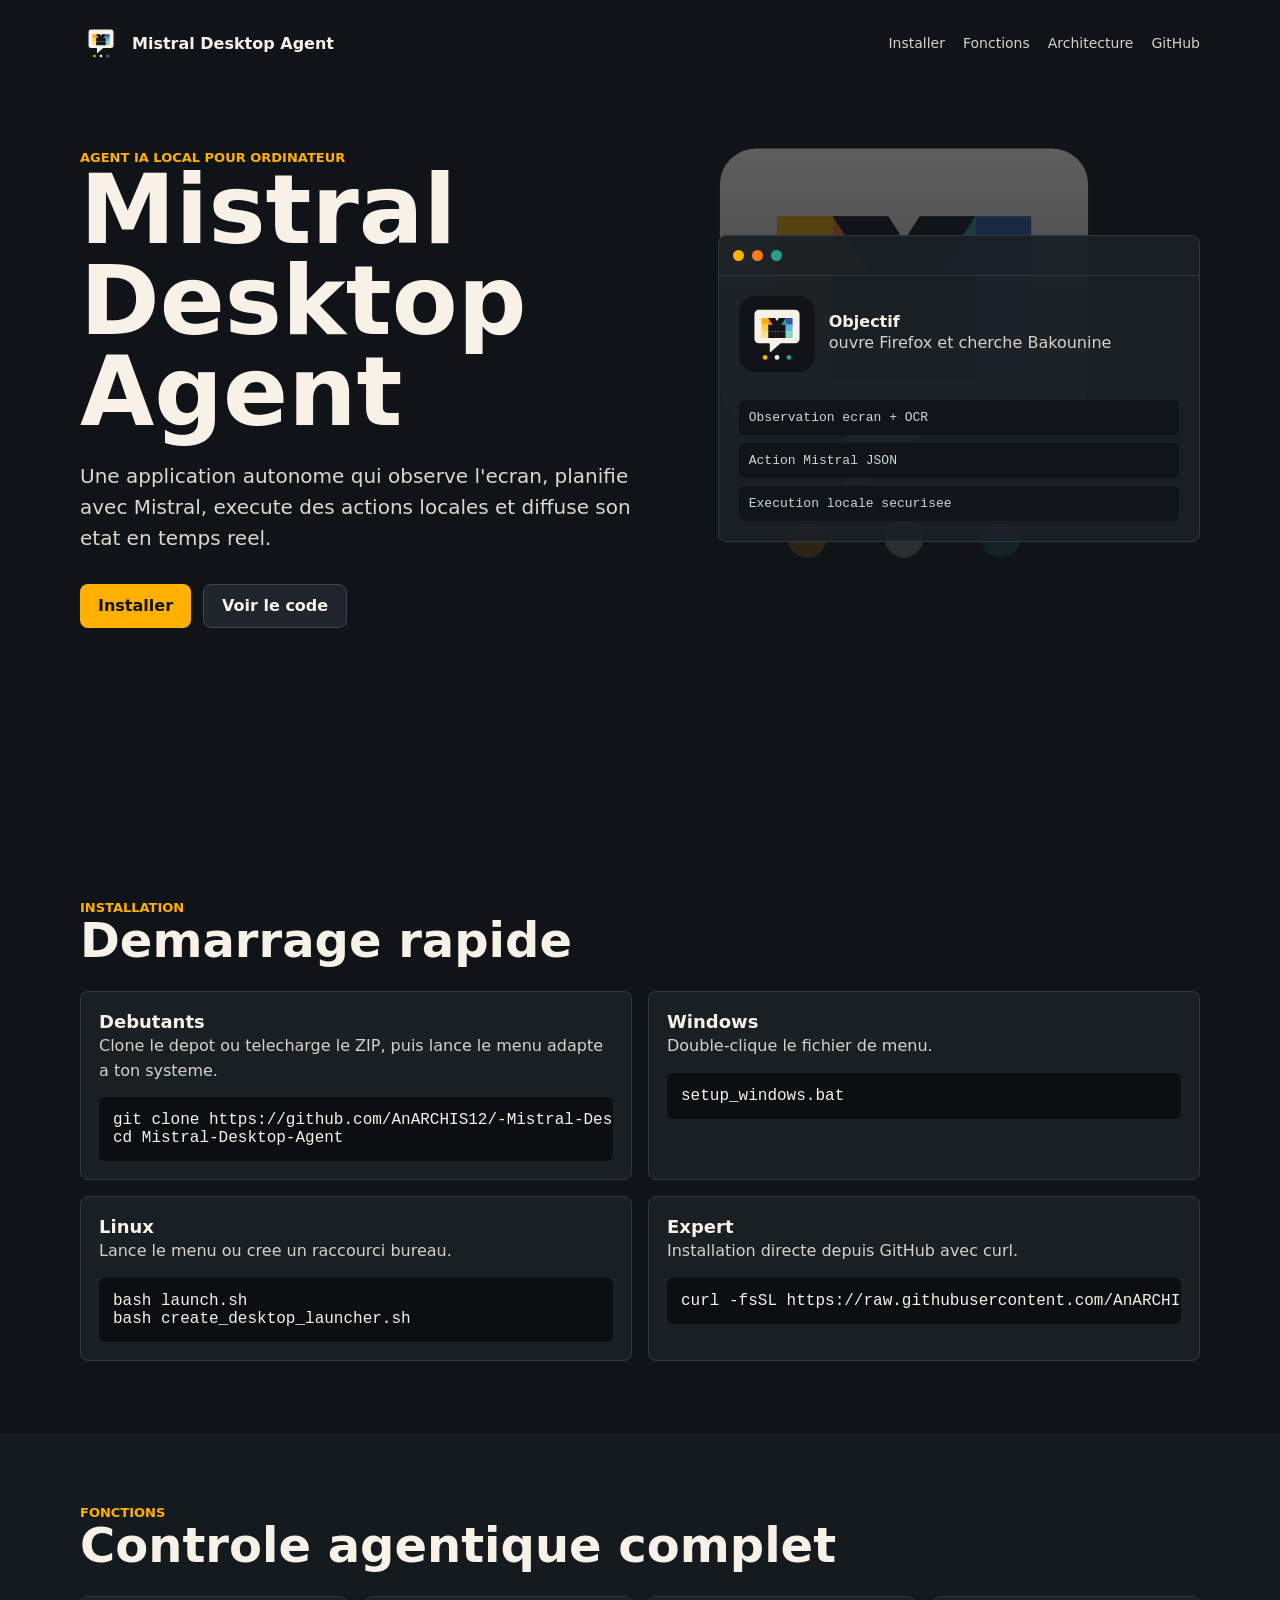
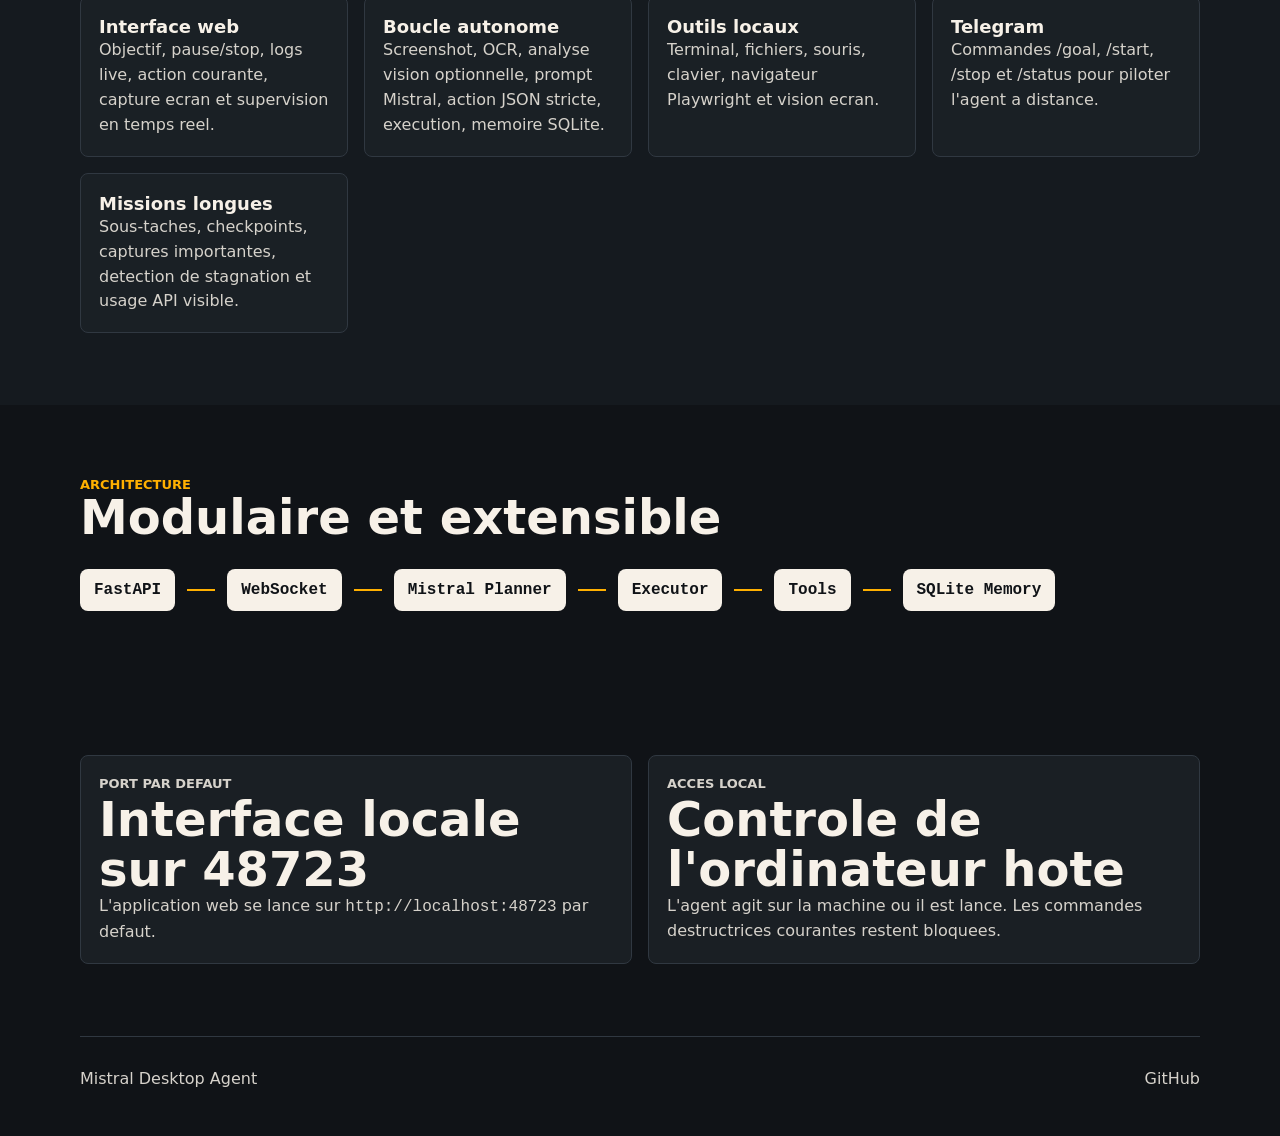
<file: docs/index.html>
<!doctype html>
<html lang="fr">
  <head>
    <meta charset="utf-8" />
    <meta name="viewport" content="width=device-width, initial-scale=1" />
    <title>Mistral Desktop Agent</title>
    <meta
      name="description"
      content="Agent autonome local base sur Mistral, FastAPI, WebSocket, pyautogui, OCR, Playwright, SQLite et Telegram."
    />
    <link rel="icon" href="assets/logo.svg" type="image/svg+xml" />
    <link rel="stylesheet" href="styles.css" />
  </head>
  <body>
    <header class="hero">
      <nav>
        <a class="brand" href="#top" aria-label="Mistral Desktop Agent">
          <img src="assets/logo.svg" alt="" />
          <span>Mistral Desktop Agent</span>
        </a>
        <div class="nav-links">
          <a href="#install">Installer</a>
          <a href="#features">Fonctions</a>
          <a href="#architecture">Architecture</a>
          <a href="https://github.com/AnARCHIS12/-Mistral-Desktop-Agent">GitHub</a>
        </div>
      </nav>

      <section id="top" class="hero-grid">
        <div class="hero-copy">
          <p class="eyebrow">Agent IA local pour ordinateur</p>
          <h1>Mistral Desktop Agent</h1>
          <p class="lead">
            Une application autonome qui observe l'ecran, planifie avec Mistral, execute des actions locales et diffuse son etat en temps reel.
          </p>
          <div class="actions">
            <a class="primary" href="#install">Installer</a>
            <a class="secondary" href="https://github.com/AnARCHIS12/-Mistral-Desktop-Agent">Voir le code</a>
          </div>
        </div>
        <div class="agent-preview" aria-label="Apercu de l'interface">
          <div class="window-bar">
            <span></span>
            <span></span>
            <span></span>
          </div>
          <div class="preview-content">
            <img src="assets/logo.svg" alt="" />
            <div>
              <strong>Objectif</strong>
              <p>ouvre Firefox et cherche Bakounine</p>
            </div>
          </div>
          <div class="preview-log">
            <p>Observation ecran + OCR</p>
            <p>Action Mistral JSON</p>
            <p>Execution locale securisee</p>
          </div>
        </div>
      </section>
    </header>

    <main>
      <section id="install" class="section">
        <div class="section-head">
          <p class="eyebrow">Installation</p>
          <h2>Demarrage rapide</h2>
        </div>
        <div class="cards">
          <article>
            <h3>Debutants</h3>
            <p>Clone le depot ou telecharge le ZIP, puis lance le menu adapte a ton systeme.</p>
            <pre><code>git clone https://github.com/AnARCHIS12/-Mistral-Desktop-Agent.git Mistral-Desktop-Agent
cd Mistral-Desktop-Agent</code></pre>
          </article>
          <article>
            <h3>Windows</h3>
            <p>Double-clique le fichier de menu.</p>
            <pre><code>setup_windows.bat</code></pre>
          </article>
          <article>
            <h3>Linux</h3>
            <p>Lance le menu ou cree un raccourci bureau.</p>
            <pre><code>bash launch.sh
bash create_desktop_launcher.sh</code></pre>
          </article>
          <article>
            <h3>Expert</h3>
            <p>Installation directe depuis GitHub avec curl.</p>
            <pre><code>curl -fsSL https://raw.githubusercontent.com/AnARCHIS12/-Mistral-Desktop-Agent/main/bootstrap.sh | bash</code></pre>
          </article>
        </div>
      </section>

      <section id="features" class="section band">
        <div class="section-head">
          <p class="eyebrow">Fonctions</p>
          <h2>Controle agentique complet</h2>
        </div>
        <div class="feature-grid">
          <div>
            <h3>Interface web</h3>
            <p>Objectif, pause/stop, logs live, action courante, capture ecran et supervision en temps reel.</p>
          </div>
          <div>
            <h3>Boucle autonome</h3>
            <p>Screenshot, OCR, analyse vision optionnelle, prompt Mistral, action JSON stricte, execution, memoire SQLite.</p>
          </div>
          <div>
            <h3>Outils locaux</h3>
            <p>Terminal, fichiers, souris, clavier, navigateur Playwright et vision ecran.</p>
          </div>
          <div>
            <h3>Telegram</h3>
            <p>Commandes /goal, /start, /stop et /status pour piloter l'agent a distance.</p>
          </div>
          <div>
            <h3>Missions longues</h3>
            <p>Sous-taches, checkpoints, captures importantes, detection de stagnation et usage API visible.</p>
          </div>
        </div>
      </section>

      <section id="architecture" class="section">
        <div class="section-head">
          <p class="eyebrow">Architecture</p>
          <h2>Modulaire et extensible</h2>
        </div>
        <div class="architecture">
          <code>FastAPI</code>
          <span></span>
          <code>WebSocket</code>
          <span></span>
          <code>Mistral Planner</code>
          <span></span>
          <code>Executor</code>
          <span></span>
          <code>Tools</code>
          <span></span>
          <code>SQLite Memory</code>
        </div>
      </section>

      <section class="section safety">
        <div>
          <p class="eyebrow">Port par defaut</p>
          <h2>Interface locale sur 48723</h2>
          <p>L'application web se lance sur <code>http://localhost:48723</code> par defaut.</p>
        </div>
        <div>
          <p class="eyebrow">Acces local</p>
          <h2>Controle de l'ordinateur hote</h2>
          <p>L'agent agit sur la machine ou il est lance. Les commandes destructrices courantes restent bloquees.</p>
        </div>
      </section>
    </main>

    <footer>
      <span>Mistral Desktop Agent</span>
      <a href="https://github.com/AnARCHIS12/-Mistral-Desktop-Agent">GitHub</a>
    </footer>
  </body>
</html>
</file>
<file: docs/styles.css>
:root {
  color-scheme: dark;
  font-family: Inter, ui-sans-serif, system-ui, -apple-system, BlinkMacSystemFont, "Segoe UI", sans-serif;
  background: #101317;
  color: #f7f1e8;
}

* {
  box-sizing: border-box;
}

html {
  scroll-behavior: smooth;
}

body {
  margin: 0;
  background: #101317;
}

a {
  color: inherit;
  text-decoration: none;
}

nav,
.hero-grid,
.section,
footer {
  width: min(1120px, calc(100% - 32px));
  margin: 0 auto;
}

.hero {
  min-height: 92vh;
  background:
    linear-gradient(180deg, rgba(16, 19, 23, 0.58), #101317 92%),
    url("assets/logo.svg") right 10% top 18% / min(58vw, 620px) no-repeat;
}

nav {
  display: flex;
  align-items: center;
  justify-content: space-between;
  gap: 18px;
  padding: 22px 0;
}

.brand,
.nav-links,
.actions,
.preview-content,
.architecture,
footer {
  display: flex;
  align-items: center;
}

.brand {
  gap: 10px;
  font-weight: 800;
}

.brand img {
  width: 42px;
  height: 42px;
  border-radius: 10px;
}

.nav-links {
  gap: 18px;
  color: #d6d2cb;
  font-size: 14px;
}

.hero-grid {
  display: grid;
  grid-template-columns: minmax(0, 1.05fr) minmax(320px, 0.85fr);
  gap: 42px;
  align-items: center;
  padding: 64px 0 96px;
}

.eyebrow {
  color: #ffb000;
  font-size: 13px;
  font-weight: 800;
  letter-spacing: 0;
  text-transform: uppercase;
}

h1,
h2,
h3,
p {
  margin: 0;
}

h1 {
  max-width: 760px;
  font-size: clamp(48px, 8vw, 96px);
  line-height: 0.95;
  letter-spacing: 0;
}

h2 {
  font-size: clamp(30px, 4vw, 48px);
  line-height: 1.05;
  letter-spacing: 0;
}

h3 {
  font-size: 18px;
  line-height: 1.3;
}

.lead {
  max-width: 650px;
  margin-top: 22px;
  color: #ddd8cf;
  font-size: 20px;
  line-height: 1.55;
}

.actions {
  gap: 12px;
  margin-top: 30px;
  flex-wrap: wrap;
}

.primary,
.secondary {
  border-radius: 8px;
  min-height: 44px;
  display: inline-flex;
  align-items: center;
  padding: 0 18px;
  font-weight: 800;
}

.primary {
  background: #ffb000;
  color: #101317;
}

.secondary {
  background: #20252b;
  border: 1px solid #3d4651;
}

.agent-preview,
article,
.feature-grid > div,
.safety > div {
  border: 1px solid #303841;
  border-radius: 8px;
  background: rgba(27, 32, 38, 0.94);
}

.agent-preview {
  overflow: hidden;
}

.window-bar {
  display: flex;
  gap: 8px;
  padding: 14px;
  border-bottom: 1px solid #303841;
}

.window-bar span {
  width: 11px;
  height: 11px;
  border-radius: 50%;
  background: #ffb000;
}

.window-bar span:nth-child(2) {
  background: #ff7a1a;
}

.window-bar span:nth-child(3) {
  background: #2a9d8f;
}

.preview-content {
  gap: 14px;
  padding: 20px;
}

.preview-content img {
  width: 76px;
  height: 76px;
  border-radius: 16px;
}

.preview-content p,
article p,
.feature-grid p,
.safety p {
  color: #d6d2cb;
  line-height: 1.55;
}

.preview-log {
  padding: 0 20px 20px;
}

.preview-log p {
  margin-top: 8px;
  padding: 10px;
  border-radius: 6px;
  background: #111418;
  color: #c9d9d3;
  font-family: "SFMono-Regular", Consolas, monospace;
  font-size: 13px;
}

.section {
  padding: 72px 0;
}

.band {
  width: 100%;
  max-width: none;
  padding-left: max(16px, calc((100% - 1120px) / 2));
  padding-right: max(16px, calc((100% - 1120px) / 2));
  background: #151a1f;
}

.section-head {
  margin-bottom: 26px;
}

.cards,
.feature-grid,
.safety {
  display: grid;
  gap: 16px;
}

.cards {
  grid-template-columns: repeat(2, minmax(0, 1fr));
}

.feature-grid,
.safety {
  grid-template-columns: repeat(4, minmax(0, 1fr));
}

.safety {
  grid-template-columns: repeat(2, minmax(0, 1fr));
}

article,
.feature-grid > div,
.safety > div {
  padding: 18px;
}

pre {
  overflow: auto;
  margin: 14px 0 0;
  padding: 14px;
  border-radius: 6px;
  background: #0c0f12;
  color: #f7f1e8;
}

code {
  font-family: "SFMono-Regular", Consolas, monospace;
}

.architecture {
  flex-wrap: wrap;
  gap: 12px;
}

.architecture code {
  padding: 12px 14px;
  border-radius: 8px;
  background: #f7f1e8;
  color: #101317;
  font-weight: 800;
}

.architecture span {
  width: 28px;
  height: 2px;
  background: #ffb000;
}

footer {
  justify-content: space-between;
  padding: 32px 0 44px;
  color: #d6d2cb;
  border-top: 1px solid #303841;
}

@media (max-width: 860px) {
  .nav-links {
    display: none;
  }

  .hero-grid,
  .cards,
  .feature-grid,
  .safety {
    grid-template-columns: 1fr;
  }

  .hero {
    min-height: auto;
    background:
      linear-gradient(180deg, rgba(16, 19, 23, 0.72), #101317 92%),
      url("assets/logo.svg") center top 90px / 320px no-repeat;
  }

  .hero-grid {
    padding-top: 250px;
  }
}
</file>
